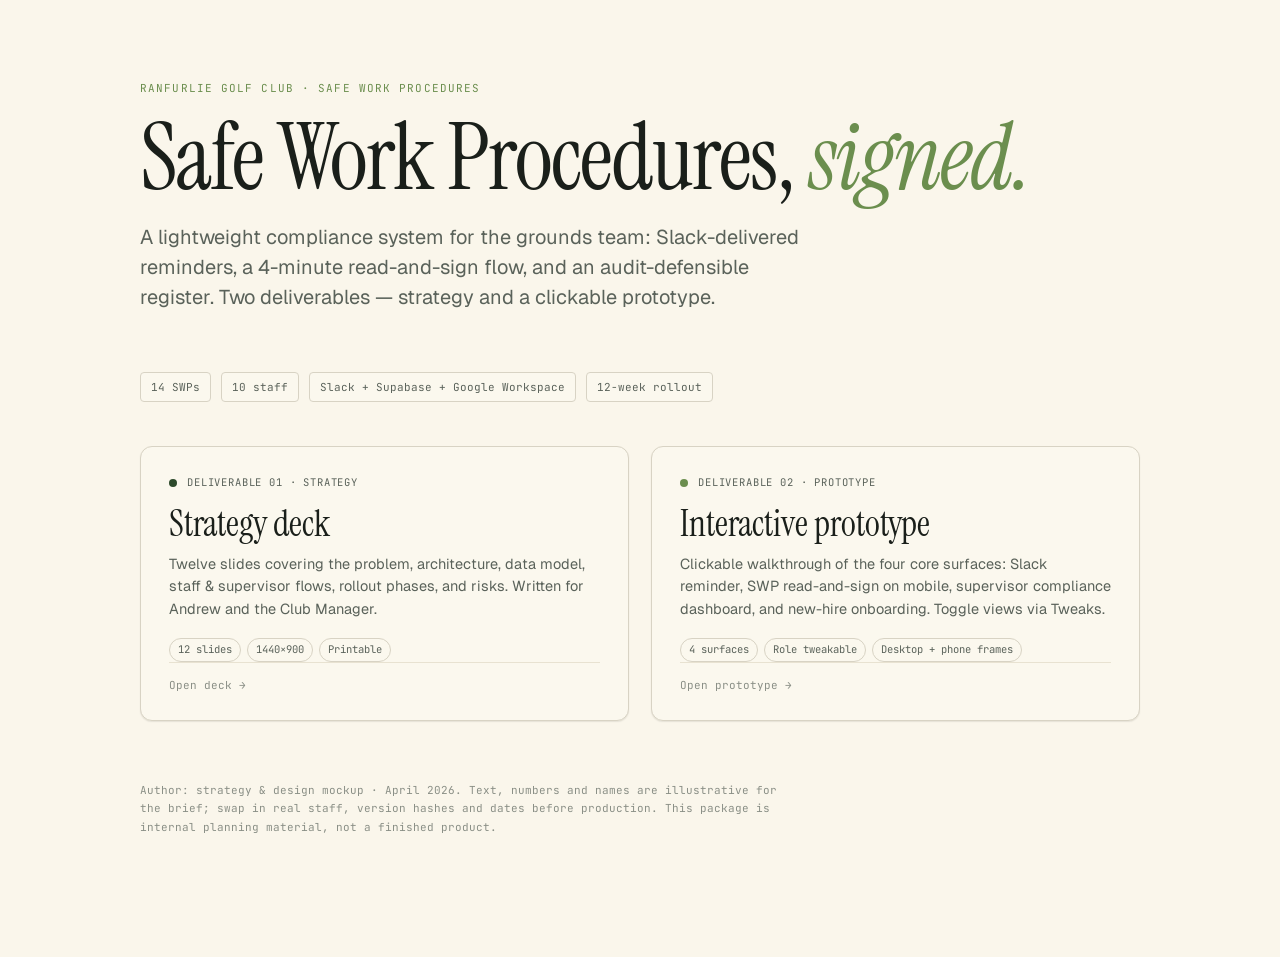
<file: index.html>
<!doctype html>
<html lang="en">
<head>
<meta charset="utf-8" />
<meta name="viewport" content="width=device-width, initial-scale=1" />
<title>Ranfurlie SWP — Package</title>
<link rel="preconnect" href="https://fonts.googleapis.com">
<link rel="preconnect" href="https://fonts.gstatic.com" crossorigin>
<link href="https://fonts.googleapis.com/css2?family=Instrument+Serif:ital@0;1&family=Geist:wght@300;400;500;600;700&family=JetBrains+Mono:wght@400;500;600&display=swap" rel="stylesheet">
<link rel="stylesheet" href="styles/tokens.css">
<style>
  body { padding: 0; background: var(--paper); }
  .wrap { max-width: 1080px; margin: 0 auto; padding: 80px 40px 120px; }
  .eyebrow { font-family: var(--font-mono); font-size: 11px; letter-spacing: 0.1em; color: var(--green); text-transform: uppercase; }
  h1.display { font-family: var(--font-display); font-size: 92px; line-height: 0.95; font-weight: 400; letter-spacing: -0.02em; margin: 18px 0 20px; }
  h1 em { font-style: italic; color: var(--green); }
  p.lede { font-size: 20px; line-height: 1.5; color: var(--ink-soft); max-width: 680px; margin: 0 0 60px; }
  .grid { display: grid; grid-template-columns: 1fr 1fr; gap: 22px; }
  .tile { display: block; text-decoration: none; color: inherit; background: var(--cream); border: 1px solid var(--rule); border-radius: var(--r-3); padding: 28px 28px 26px; box-shadow: var(--shadow-1); transition: all .2s; }
  .tile:hover { border-color: var(--ink); box-shadow: var(--shadow-2); transform: translateY(-2px); }
  .tile .label { font-family: var(--font-mono); font-size: 10.5px; letter-spacing: 0.08em; color: var(--ink-soft); text-transform: uppercase; }
  .tile h2 { font-family: var(--font-display); font-size: 36px; font-weight: 400; line-height: 1.05; margin: 10px 0 10px; }
  .tile p { margin: 0 0 18px; color: var(--ink-soft); font-size: 14.5px; line-height: 1.55; }
  .tile .meta { font-family: var(--font-mono); font-size: 11px; color: var(--ink-faint); display: flex; gap: 12px; padding-top: 14px; border-top: 1px solid var(--rule-soft); }
  .hero-bar { display: flex; gap: 10px; margin-bottom: 44px; font-family: var(--font-mono); font-size: 11px; color: var(--ink-soft); }
  .hero-bar > div { padding: 6px 10px; background: var(--cream); border: 1px solid var(--rule); border-radius: 4px; }
  .footnote { margin-top: 60px; font-family: var(--font-mono); font-size: 11px; color: var(--ink-faint); line-height: 1.7; max-width: 640px; }
  .viz { display: flex; align-items: center; gap: 10px; margin-bottom: 14px; }
  .viz .dot { width: 8px; height: 8px; border-radius: 8px; background: var(--green); }
  .sub { display: flex; flex-wrap: wrap; gap: 6px; margin-top: 10px; }
  .sub span { font-family: var(--font-mono); font-size: 10.5px; color: var(--ink-soft); padding: 3px 8px; border: 1px solid var(--rule); border-radius: 999px; }
</style>
</head>
<body>
<div class="wrap">

  <div class="eyebrow">Ranfurlie Golf Club · Safe Work Procedures</div>
  <h1 class="display">Safe Work Procedures, <em>signed.</em></h1>
  <p class="lede">
    A lightweight compliance system for the grounds team: Slack-delivered reminders, a 4-minute read-and-sign flow, and an audit-defensible register.
    Two deliverables — strategy and a clickable prototype.
  </p>

  <div class="hero-bar">
    <div>14 SWPs</div>
    <div>10 staff</div>
    <div>Slack + Supabase + Google Workspace</div>
    <div>12-week rollout</div>
  </div>

  <div class="grid">
    <a class="tile" href="Ranfurlie SWP Strategy.html">
      <div class="viz"><div class="dot" style="background: var(--fairway);"></div><div class="label">Deliverable 01 · strategy</div></div>
      <h2>Strategy deck</h2>
      <p>Twelve slides covering the problem, architecture, data model, staff &amp; supervisor flows, rollout phases, and risks. Written for Andrew and the Club Manager.</p>
      <div class="sub">
        <span>12 slides</span><span>1440×900</span><span>Printable</span>
      </div>
      <div class="meta">Open deck →</div>
    </a>
    <a class="tile" href="Ranfurlie SWP Prototype.html">
      <div class="viz"><div class="dot" style="background: var(--green);"></div><div class="label">Deliverable 02 · prototype</div></div>
      <h2>Interactive prototype</h2>
      <p>Clickable walkthrough of the four core surfaces: Slack reminder, SWP read-and-sign on mobile, supervisor compliance dashboard, and new-hire onboarding. Toggle views via Tweaks.</p>
      <div class="sub">
        <span>4 surfaces</span><span>Role tweakable</span><span>Desktop + phone frames</span>
      </div>
      <div class="meta">Open prototype →</div>
    </a>
  </div>

  <div class="footnote">
    Author: strategy &amp; design mockup · April 2026. Text, numbers and names are illustrative for the brief; swap in real staff, version hashes and dates before production. This package is internal planning material, not a finished product.
  </div>

</div>
</body>
</html>
</file>
<file: styles/tokens.css>
/* Ranfurlie SWP — design tokens */
:root {
  /* Warm turf palette */
  --ink: #1a1f1a;
  --ink-2: #2d342d;
  --ink-soft: #5a625a;
  --ink-faint: #8a8f86;
  --rule: #d8d3c4;
  --rule-soft: #e8e2d1;

  /* Sandstone / paper */
  --paper: #faf6eb;
  --paper-2: #f3ecd8;
  --paper-3: #ebe2c8;
  --cream: #fbf8ee;

  /* Turf greens */
  --fairway: #2d4a2b;        /* deep */
  --fairway-2: #3a5e36;
  --green: #6b8e4e;           /* fresh */
  --green-soft: #a8bc88;
  --moss: #4a6b3a;

  /* Risk */
  --risk-high: #b04a2f;       /* clay red */
  --risk-high-bg: #f3dfd3;
  --risk-med: #c9832a;        /* amber */
  --risk-med-bg: #f6e6c6;
  --risk-low: #6b8e4e;
  --risk-low-bg: #e2ebd1;

  /* Status */
  --ok: #3f6b2f;
  --ok-bg: #e2ebd1;
  --warn: #c9832a;
  --warn-bg: #f6e6c6;
  --overdue: #b04a2f;
  --overdue-bg: #f3dfd3;

  /* Type */
  --font-display: "Instrument Serif", "Cormorant Garamond", Georgia, serif;
  --font-body: "Geist", "Helvetica Neue", Helvetica, Arial, sans-serif;
  --font-mono: "JetBrains Mono", "SF Mono", Menlo, monospace;

  /* Radii */
  --r-1: 4px;
  --r-2: 8px;
  --r-3: 12px;
  --r-4: 16px;

  /* Shadow */
  --shadow-1: 0 1px 0 rgba(26,31,26,0.04), 0 1px 2px rgba(26,31,26,0.06);
  --shadow-2: 0 2px 4px rgba(26,31,26,0.06), 0 8px 20px rgba(26,31,26,0.08);
  --shadow-lift: 0 12px 40px rgba(26,31,26,0.18);
}

* { box-sizing: border-box; }

html, body {
  margin: 0;
  background: var(--paper);
  color: var(--ink);
  font-family: var(--font-body);
  font-size: 15px;
  line-height: 1.5;
  -webkit-font-smoothing: antialiased;
  text-rendering: optimizeLegibility;
}

/* Utility */
.mono { font-family: var(--font-mono); font-feature-settings: "ss01"; }
.display { font-family: var(--font-display); letter-spacing: -0.01em; }
.caps { text-transform: uppercase; letter-spacing: 0.08em; font-size: 11px; font-family: var(--font-mono); color: var(--ink-soft); }
.rule { height: 1px; background: var(--rule); border: 0; margin: 0; }
.rule-soft { height: 1px; background: var(--rule-soft); border: 0; margin: 0; }

/* Placeholder pattern */
.ph-stripes {
  background-image: repeating-linear-gradient(
    135deg,
    transparent 0 8px,
    rgba(26,31,26,0.04) 8px 9px
  );
  background-color: var(--paper-2);
  border: 1px dashed var(--rule);
  border-radius: var(--r-2);
  display: flex;
  align-items: center;
  justify-content: center;
  color: var(--ink-soft);
  font-family: var(--font-mono);
  font-size: 11px;
  text-transform: uppercase;
  letter-spacing: 0.08em;
}

/* Buttons */
.btn {
  font-family: var(--font-body);
  font-size: 14px;
  font-weight: 500;
  padding: 10px 16px;
  border-radius: var(--r-2);
  border: 1px solid var(--rule);
  background: var(--cream);
  color: var(--ink);
  cursor: pointer;
  display: inline-flex;
  align-items: center;
  gap: 8px;
  transition: all 0.12s ease;
}
.btn:hover { background: var(--paper-2); }
.btn-primary {
  background: var(--fairway);
  color: var(--cream);
  border-color: var(--fairway);
}
.btn-primary:hover { background: var(--fairway-2); }
.btn-primary:disabled {
  background: var(--ink-faint);
  border-color: var(--ink-faint);
  cursor: not-allowed;
}
.btn-ghost { background: transparent; border-color: transparent; }
.btn-ghost:hover { background: var(--paper-2); }

/* Chips */
.chip {
  display: inline-flex;
  align-items: center;
  gap: 6px;
  padding: 3px 8px;
  border-radius: 999px;
  font-family: var(--font-mono);
  font-size: 10.5px;
  text-transform: uppercase;
  letter-spacing: 0.06em;
  border: 1px solid transparent;
}
.chip-high { background: var(--risk-high-bg); color: var(--risk-high); }
.chip-med { background: var(--risk-med-bg); color: var(--risk-med); }
.chip-low { background: var(--risk-low-bg); color: var(--risk-low); }
.chip-ok { background: var(--ok-bg); color: var(--ok); }
.chip-warn { background: var(--warn-bg); color: var(--warn); }
.chip-overdue { background: var(--overdue-bg); color: var(--overdue); }
.chip-muted { background: var(--paper-2); color: var(--ink-soft); border-color: var(--rule); }

/* Card */
.card {
  background: var(--cream);
  border: 1px solid var(--rule);
  border-radius: var(--r-3);
  box-shadow: var(--shadow-1);
}

/* Scrollbar (subtle) */
*::-webkit-scrollbar { width: 10px; height: 10px; }
*::-webkit-scrollbar-thumb { background: var(--rule); border-radius: 10px; border: 2px solid var(--paper); }
*::-webkit-scrollbar-track { background: transparent; }

/* Focus */
:focus-visible {
  outline: 2px solid var(--fairway);
  outline-offset: 2px;
}
</file>
